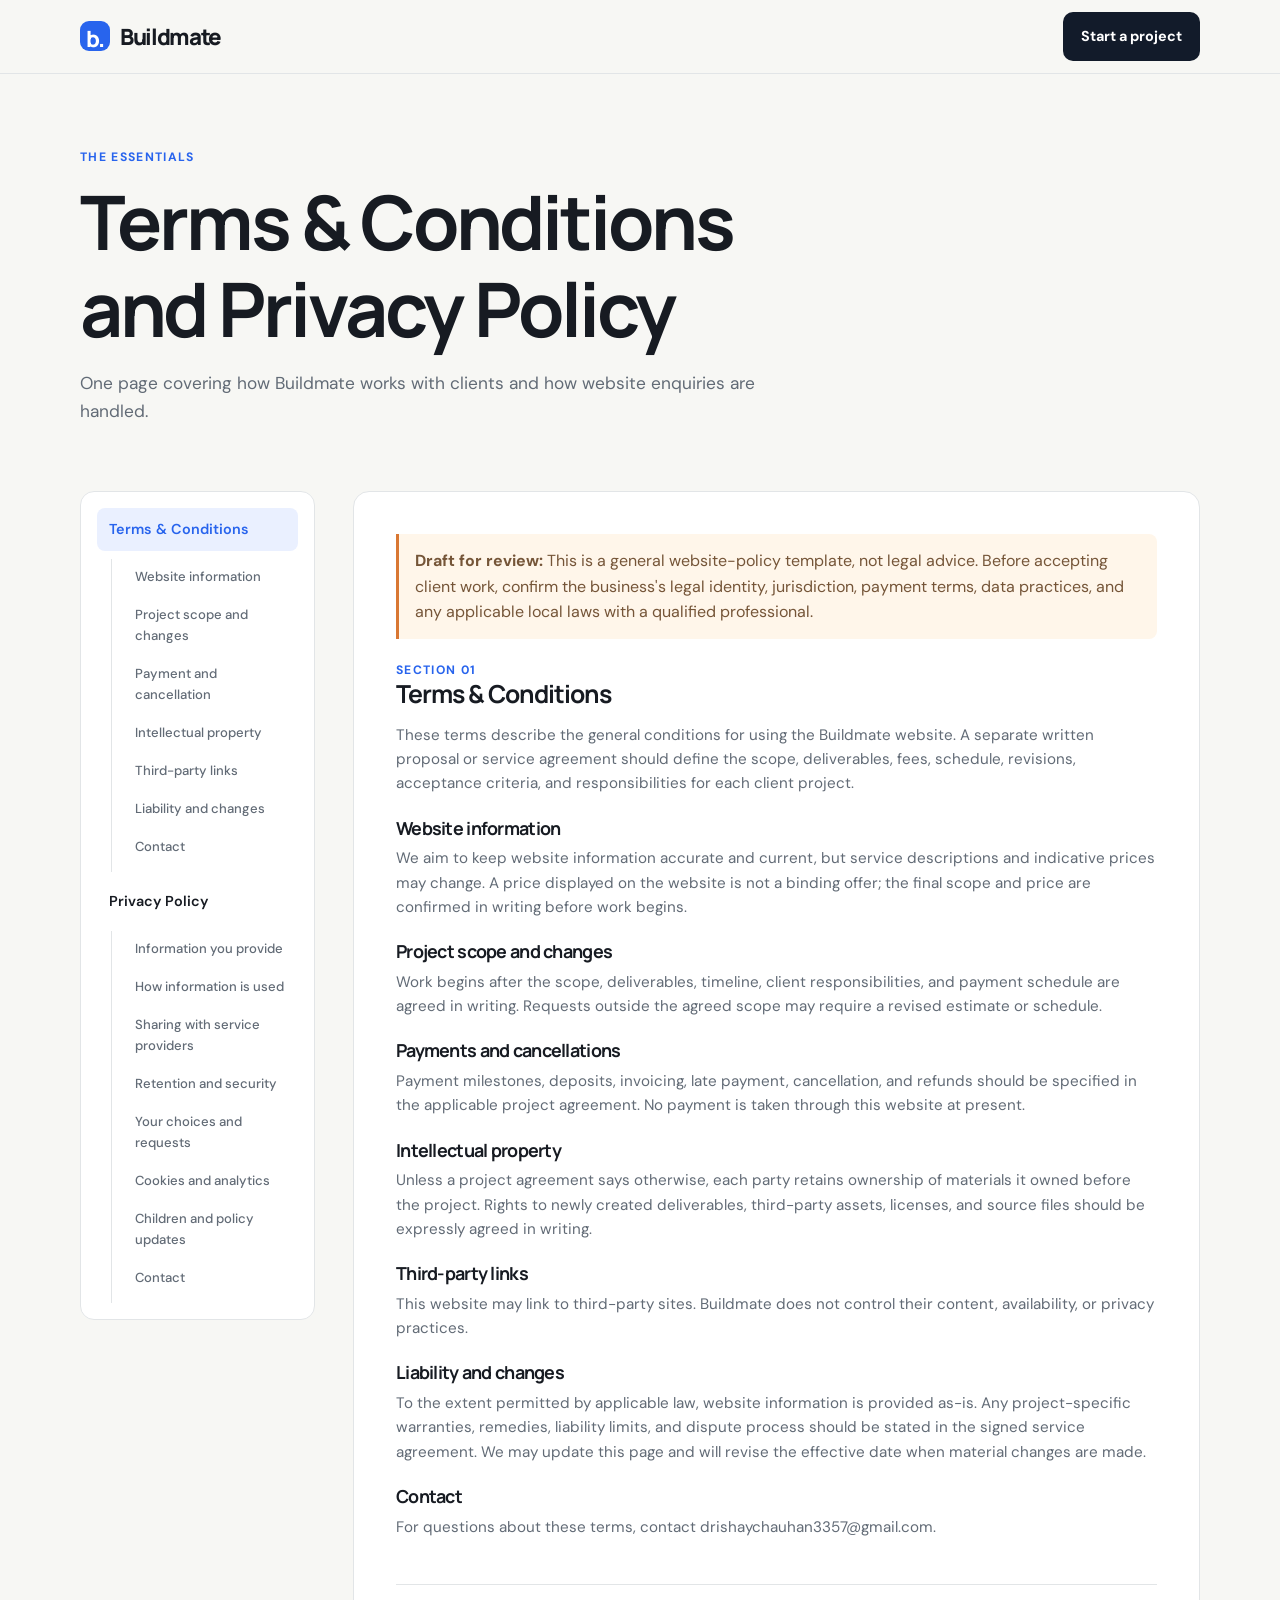
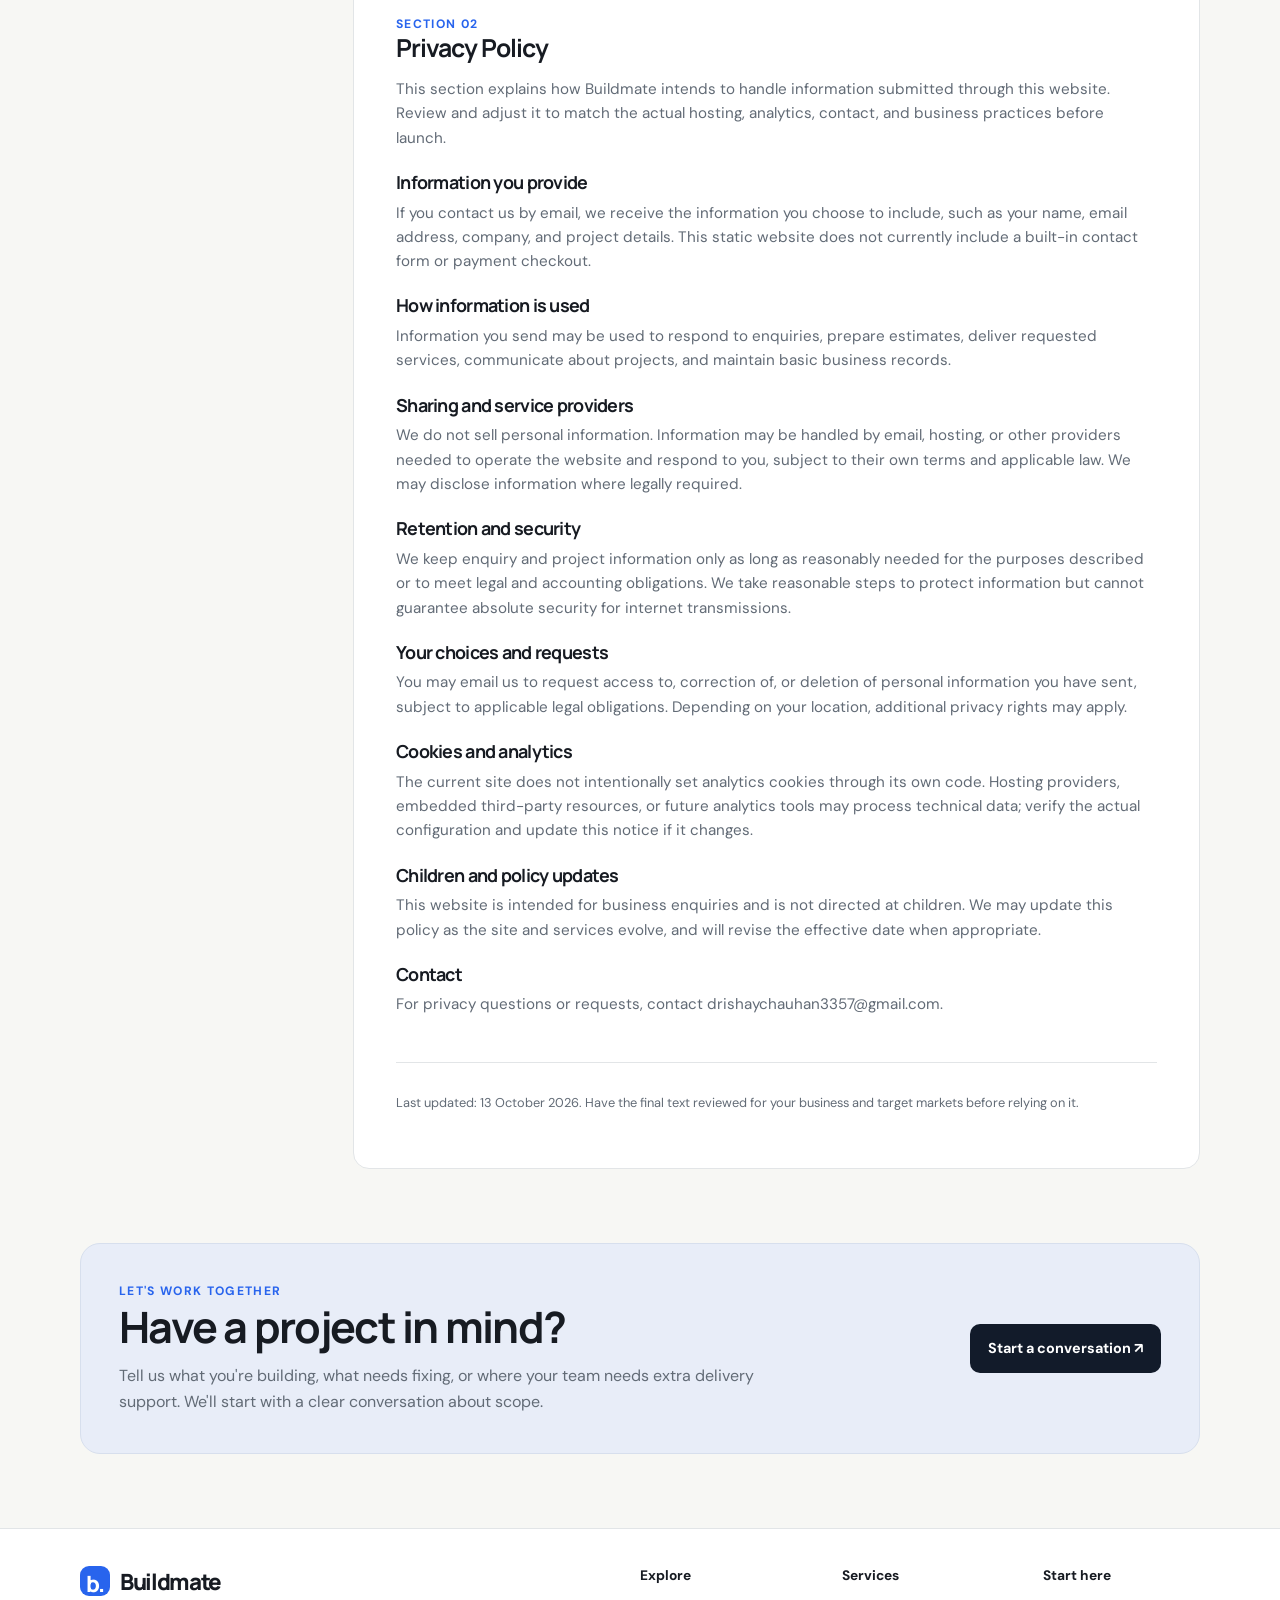
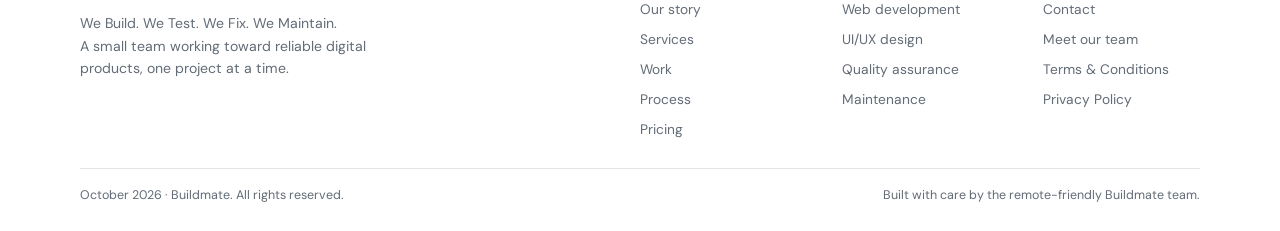
<file: legal.html>
<!doctype html>
<html lang="en"><head><meta charset="utf-8"><meta name="viewport" content="width=device-width, initial-scale=1"><meta name="theme-color" content="#f7f7f4"><meta name="description" content="Buildmate terms and conditions and privacy policy."><title>Terms &amp; Conditions & Privacy Policy – Buildmate</title><link rel="icon" type="image/svg+xml" href="assets/favicon.svg"><link rel="preconnect" href="https://fonts.googleapis.com"><link rel="preconnect" href="https://fonts.gstatic.com" crossorigin><link href="https://fonts.googleapis.com/css2?family=DM+Sans:wght@400;500;600;700&family=Manrope:wght@400;500;600;700;800&display=swap" rel="stylesheet"><link rel="stylesheet" href="assets/css/work.css"><style>.legal-layout{display:grid;grid-template-columns:235px minmax(0,1fr);gap:38px;align-items:start}.legal-sidebar{position:sticky;top:96px;background:#fff;border:1px solid var(--line);border-radius:14px;padding:16px;display:grid;gap:8px}.legal-sidebar a{padding:10px 12px;border-radius:8px;font-weight:600;font-size:.9rem}.legal-sidebar a.active,.legal-sidebar a:hover{background:#eaf0ff;color:var(--blue)}.legal-content{background:#fff;border:1px solid var(--line);border-radius:16px;padding:clamp(22px,4vw,42px);min-width:0}.legal-content section{padding:0 0 30px;margin-bottom:30px;border-bottom:1px solid var(--line);scroll-margin-top:100px}.legal-content section:last-child{border-bottom:0;margin-bottom:0}.legal-content h2{font-size:1.55rem;margin-bottom:14px}.legal-content h3{margin-top:22px}.legal-content p,.legal-content li{font-size:.95rem}.legal-content ul{padding-left:22px}.draft-warning{background:#fff6ea;border-left:3px solid var(--orange);padding:14px 16px;border-radius:0 8px 8px 0;color:#755538;margin-bottom:22px}@media(max-width:720px){.legal-layout{grid-template-columns:1fr;gap:16px}.legal-sidebar{position:static;grid-template-columns:repeat(2,minmax(0,1fr))}.legal-content{padding:20px}}.legal-subnav{display:grid;gap:3px;padding:0 0 8px 14px;border-left:1px solid var(--line);margin-left:14px}.legal-sidebar .legal-child{font-weight:500;font-size:.82rem;padding:7px 9px;color:var(--muted)}.legal-sidebar .legal-child.active,.legal-sidebar .legal-child:hover{background:#eaf0ff;color:var(--blue)}@media(max-width:720px){.legal-sidebar{grid-template-columns:1fr}.legal-subnav{margin-bottom:8px}}</style></head>
<body><header class="topbar"><div class="wrap nav"><a class="brand" href="index.html#home" aria-label="Buildmate home"><span class="brand-mark">b.</span>Buildmate</a><a class="btn btn-dark" href="#contact">Start a project</a></div></header>
<main><section class="hero"><div class="wrap"><div class="eyebrow">The essentials</div><h1>Terms &amp; Conditions<br>and Privacy Policy</h1><p>One page covering how Buildmate works with clients and how website enquiries are handled.</p></div></section>
<section class="section" style="padding-top:0"><div class="wrap legal-layout"><aside class="legal-sidebar" aria-label="Legal page table of contents"><a href="#terms" class="active legal-parent" data-parent="terms">Terms &amp; Conditions</a><div class="legal-subnav"><a href="#website-information" class="legal-child" data-parent="terms">Website information</a><a href="#project-scope" class="legal-child" data-parent="terms">Project scope and changes</a><a href="#payments-cancellations" class="legal-child" data-parent="terms">Payment and cancellation</a><a href="#intellectual-property" class="legal-child" data-parent="terms">Intellectual property</a><a href="#third-party-links" class="legal-child" data-parent="terms">Third-party links</a><a href="#liability-changes" class="legal-child" data-parent="terms">Liability and changes</a><a href="#terms-contact" class="legal-child" data-parent="terms">Contact</a></div><a href="#privacy" class="legal-parent" data-parent="privacy">Privacy Policy</a><div class="legal-subnav"><a href="#information-provided" class="legal-child" data-parent="privacy">Information you provide</a><a href="#information-use" class="legal-child" data-parent="privacy">How information is used</a><a href="#service-providers" class="legal-child" data-parent="privacy">Sharing with service providers</a><a href="#retention-security" class="legal-child" data-parent="privacy">Retention and security</a><a href="#choices-requests" class="legal-child" data-parent="privacy">Your choices and requests</a><a href="#cookies-analytics" class="legal-child" data-parent="privacy">Cookies and analytics</a><a href="#children-updates" class="legal-child" data-parent="privacy">Children and policy updates</a><a href="#privacy-contact" class="legal-child" data-parent="privacy">Contact</a></div></aside><div class="legal-content"><div class="draft-warning"><strong>Draft for review:</strong> This is a general website-policy template, not legal advice. Before accepting client work, confirm the business's legal identity, jurisdiction, payment terms, data practices, and any applicable local laws with a qualified professional.</div>
<section id="terms"><div class="eyebrow">Section 01</div><h2>Terms &amp; Conditions</h2><p>These terms describe the general conditions for using the Buildmate website. A separate written proposal or service agreement should define the scope, deliverables, fees, schedule, revisions, acceptance criteria, and responsibilities for each client project.</p><h3 id="website-information">Website information</h3><p>We aim to keep website information accurate and current, but service descriptions and indicative prices may change. A price displayed on the website is not a binding offer; the final scope and price are confirmed in writing before work begins.</p><h3 id="project-scope">Project scope and changes</h3><p>Work begins after the scope, deliverables, timeline, client responsibilities, and payment schedule are agreed in writing. Requests outside the agreed scope may require a revised estimate or schedule.</p><h3 id="payments-cancellations">Payments and cancellations</h3><p>Payment milestones, deposits, invoicing, late payment, cancellation, and refunds should be specified in the applicable project agreement. No payment is taken through this website at present.</p><h3 id="intellectual-property">Intellectual property</h3><p>Unless a project agreement says otherwise, each party retains ownership of materials it owned before the project. Rights to newly created deliverables, third-party assets, licenses, and source files should be expressly agreed in writing.</p><h3 id="third-party-links">Third-party links</h3><p>This website may link to third-party sites. Buildmate does not control their content, availability, or privacy practices.</p><h3 id="liability-changes">Liability and changes</h3><p>To the extent permitted by applicable law, website information is provided as-is. Any project-specific warranties, remedies, liability limits, and dispute process should be stated in the signed service agreement. We may update this page and will revise the effective date when material changes are made.</p><h3 id="terms-contact">Contact</h3><p>For questions about these terms, contact <a href="https://mail.google.com/mail/?view=cm&amp;fs=1&amp;to=drishaychauhan3357@gmail.com&amp;su=Buildmate%20legal%20enquiry" target="_blank" rel="noopener">drishaychauhan3357@gmail.com</a>.</p></section>
<section id="privacy"><div class="eyebrow">Section 02</div><h2>Privacy Policy</h2><p>This section explains how Buildmate intends to handle information submitted through this website. Review and adjust it to match the actual hosting, analytics, contact, and business practices before launch.</p><h3 id="information-provided">Information you provide</h3><p>If you contact us by email, we receive the information you choose to include, such as your name, email address, company, and project details. This static website does not currently include a built-in contact form or payment checkout.</p><h3 id="information-use">How information is used</h3><p>Information you send may be used to respond to enquiries, prepare estimates, deliver requested services, communicate about projects, and maintain basic business records.</p><h3 id="service-providers">Sharing and service providers</h3><p>We do not sell personal information. Information may be handled by email, hosting, or other providers needed to operate the website and respond to you, subject to their own terms and applicable law. We may disclose information where legally required.</p><h3 id="retention-security">Retention and security</h3><p>We keep enquiry and project information only as long as reasonably needed for the purposes described or to meet legal and accounting obligations. We take reasonable steps to protect information but cannot guarantee absolute security for internet transmissions.</p><h3 id="choices-requests">Your choices and requests</h3><p>You may email us to request access to, correction of, or deletion of personal information you have sent, subject to applicable legal obligations. Depending on your location, additional privacy rights may apply.</p><h3 id="cookies-analytics">Cookies and analytics</h3><p>The current site does not intentionally set analytics cookies through its own code. Hosting providers, embedded third-party resources, or future analytics tools may process technical data; verify the actual configuration and update this notice if it changes.</p><h3 id="children-updates">Children and policy updates</h3><p>This website is intended for business enquiries and is not directed at children. We may update this policy as the site and services evolve, and will revise the effective date when appropriate.</p><h3 id="privacy-contact">Contact</h3><p>For privacy questions or requests, contact <a href="https://mail.google.com/mail/?view=cm&amp;fs=1&amp;to=drishaychauhan3357@gmail.com&amp;su=Buildmate%20privacy%20request" target="_blank" rel="noopener">drishaychauhan3357@gmail.com</a>.</p></section><p style="font-size:.8rem;color:var(--muted)">Last updated: 13 October 2026. Have the final text reviewed for your business and target markets before relying on it.</p></div></div></section><section class="cta" id="contact"><div class="wrap"><div class="cta-panel"><div><div class="eyebrow">Let's work together</div><h2>Have a project in mind?</h2><p>Tell us what you're building, what needs fixing, or where your team needs extra delivery support. We'll start with a clear conversation about scope.</p></div><a class="btn btn-dark" href="https://mail.google.com/mail/?view=cm&amp;fs=1&amp;to=drishaychauhan3357@gmail.com&amp;su=Buildmate%20project%20enquiry" target="_blank" rel="noopener">Start a conversation ↗</a></div></div></section>
</main>
<footer class="footer">
  <div class="wrap">
    <div class="footer-top">
      <div class="footer-about"><a class="brand" href="index.html#home"><span class="brand-mark">b.</span>Buildmate</a><p>We Build. We Test. We Fix. We Maintain.<br>A small team working toward reliable digital products, one project at a time.</p></div>
      <div class="footer-links">
        <div><strong>Explore</strong><a href="index.html#story">Our story</a><a href="index.html#services">Services</a><a href="index.html#work">Work</a><a href="index.html#process">Process</a><a href="index.html#pricing">Pricing</a></div>
        <div><strong>Services</strong><a href="index.html#services">Web development</a><a href="index.html#services">UI/UX design</a><a href="index.html#services">Quality assurance</a><a href="index.html#services">Maintenance</a></div>
        <div><strong>Start here</strong><a href="#contact">Contact</a><a href="team.html" target="_blank" rel="noopener">Meet our team</a><a href="legal.html" target="_blank" rel="noopener">Terms &amp; Conditions</a><a href="legal.html#privacy" target="_blank" rel="noopener">Privacy Policy</a></div>
      </div>
    </div>
    <div class="footer-bottom"><span>October 2026 · Buildmate. All rights reserved.</span><span>Built with care by the remote-friendly Buildmate team.</span></div>
  </div>
</footer><script>
const year = document.getElementById('year');
if (year) year.textContent = new Date().getFullYear();
const privacySection = document.getElementById('privacy');
const tocLinks = [...document.querySelectorAll('.legal-sidebar a')];
const marker = 180;

function updateLegalToc() {
  if (!privacySection) return;
  const currentParent = privacySection.getBoundingClientRect().top <= marker ? 'privacy' : 'terms';

  tocLinks.forEach(link => {
    if (link.classList.contains('legal-parent')) {
      link.classList.toggle('active', link.dataset.parent === currentParent);
      return;
    }
    if (!link.classList.contains('legal-child') || link.dataset.parent !== currentParent) {
      link.classList.remove('active');
      return;
    }
    const target = document.getElementById(link.hash.slice(1));
    link.classList.remove('active');
  });

  const children = tocLinks.filter(link =>
    link.classList.contains('legal-child') && link.dataset.parent === currentParent
  );
  let currentChild = null;
  children.forEach(link => {
    const target = document.getElementById(link.hash.slice(1));
    if (target && target.getBoundingClientRect().top <= marker) currentChild = link;
  });
  if (currentChild) currentChild.classList.add('active');
}

window.addEventListener('scroll', updateLegalToc, { passive: true });
window.addEventListener('resize', updateLegalToc);
tocLinks.forEach(link => link.addEventListener('click', () => {
  if (link.classList.contains('legal-parent')) {
    tocLinks.filter(item => item.classList.contains('legal-parent'))
      .forEach(item => item.classList.toggle('active', item === link));
  }
}));
updateLegalToc();
</script><script src="assets/js/work.js" defer></script></body></html>
</file>
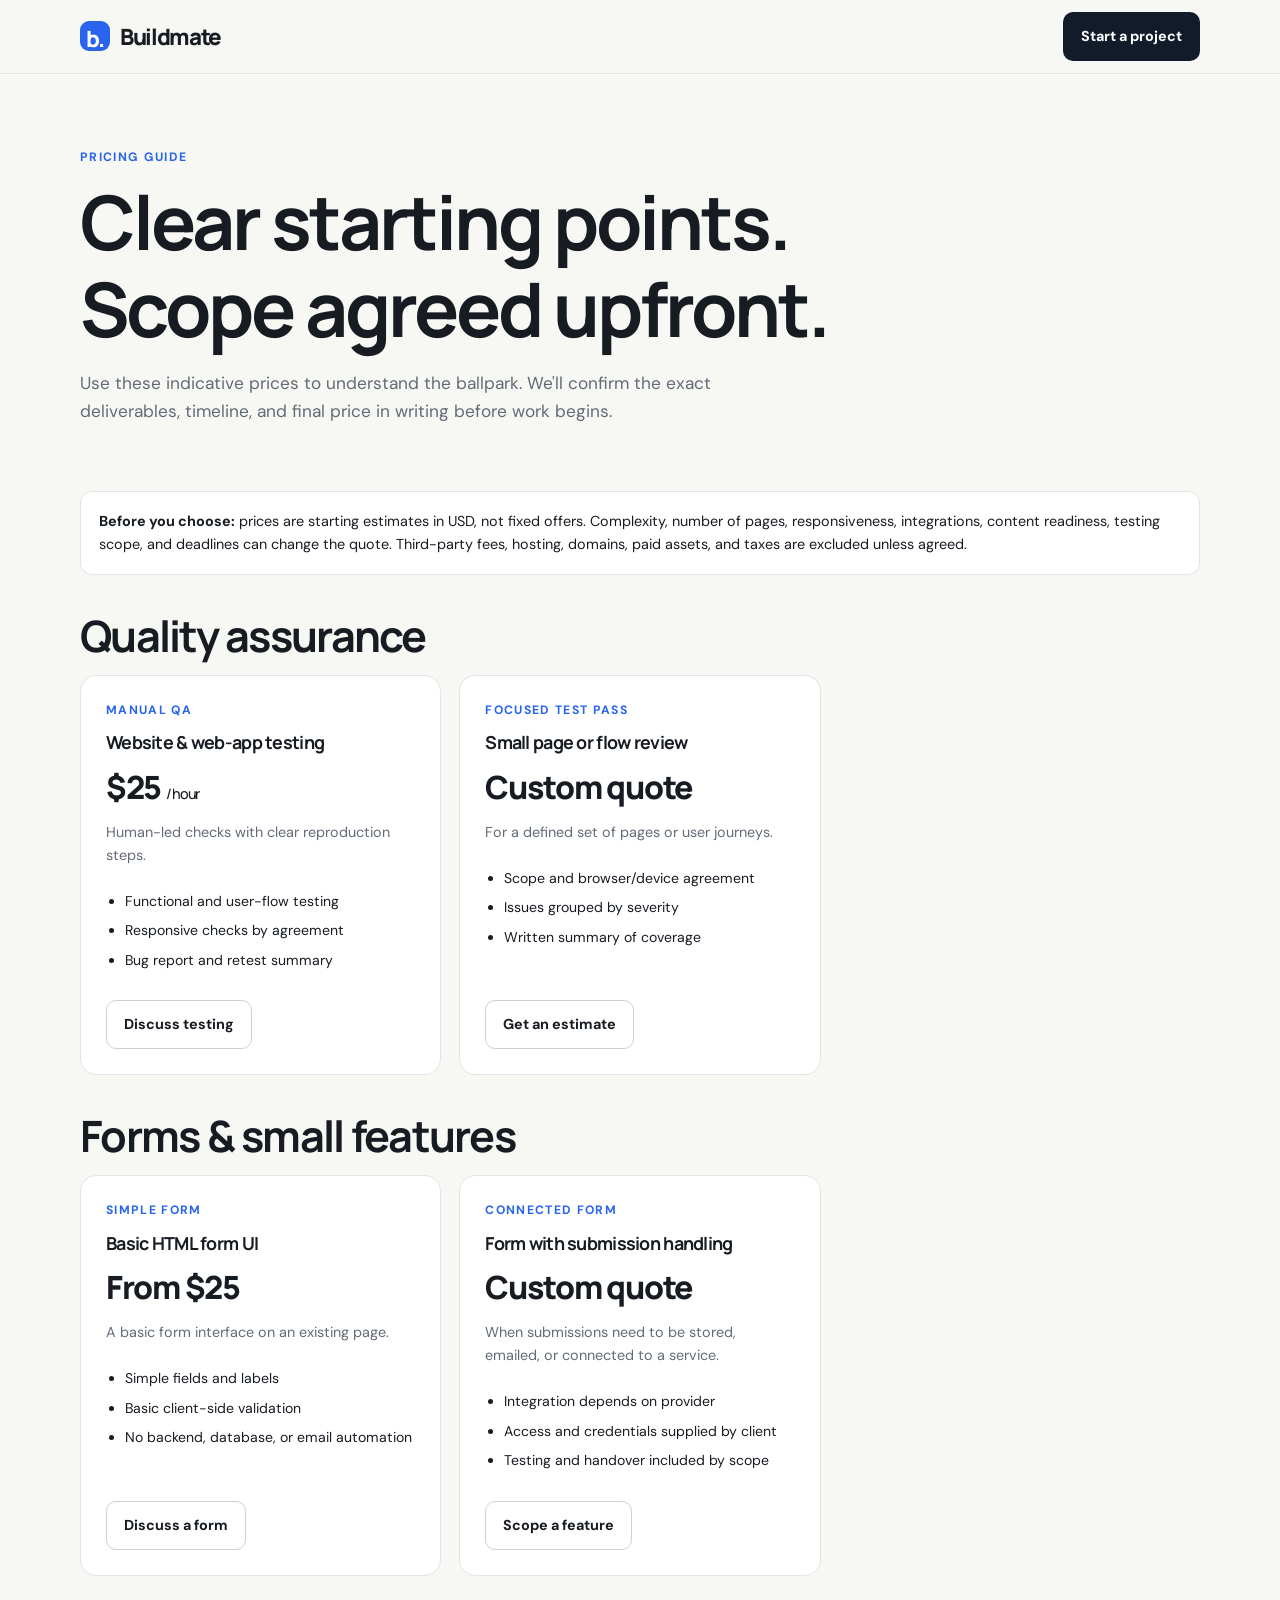
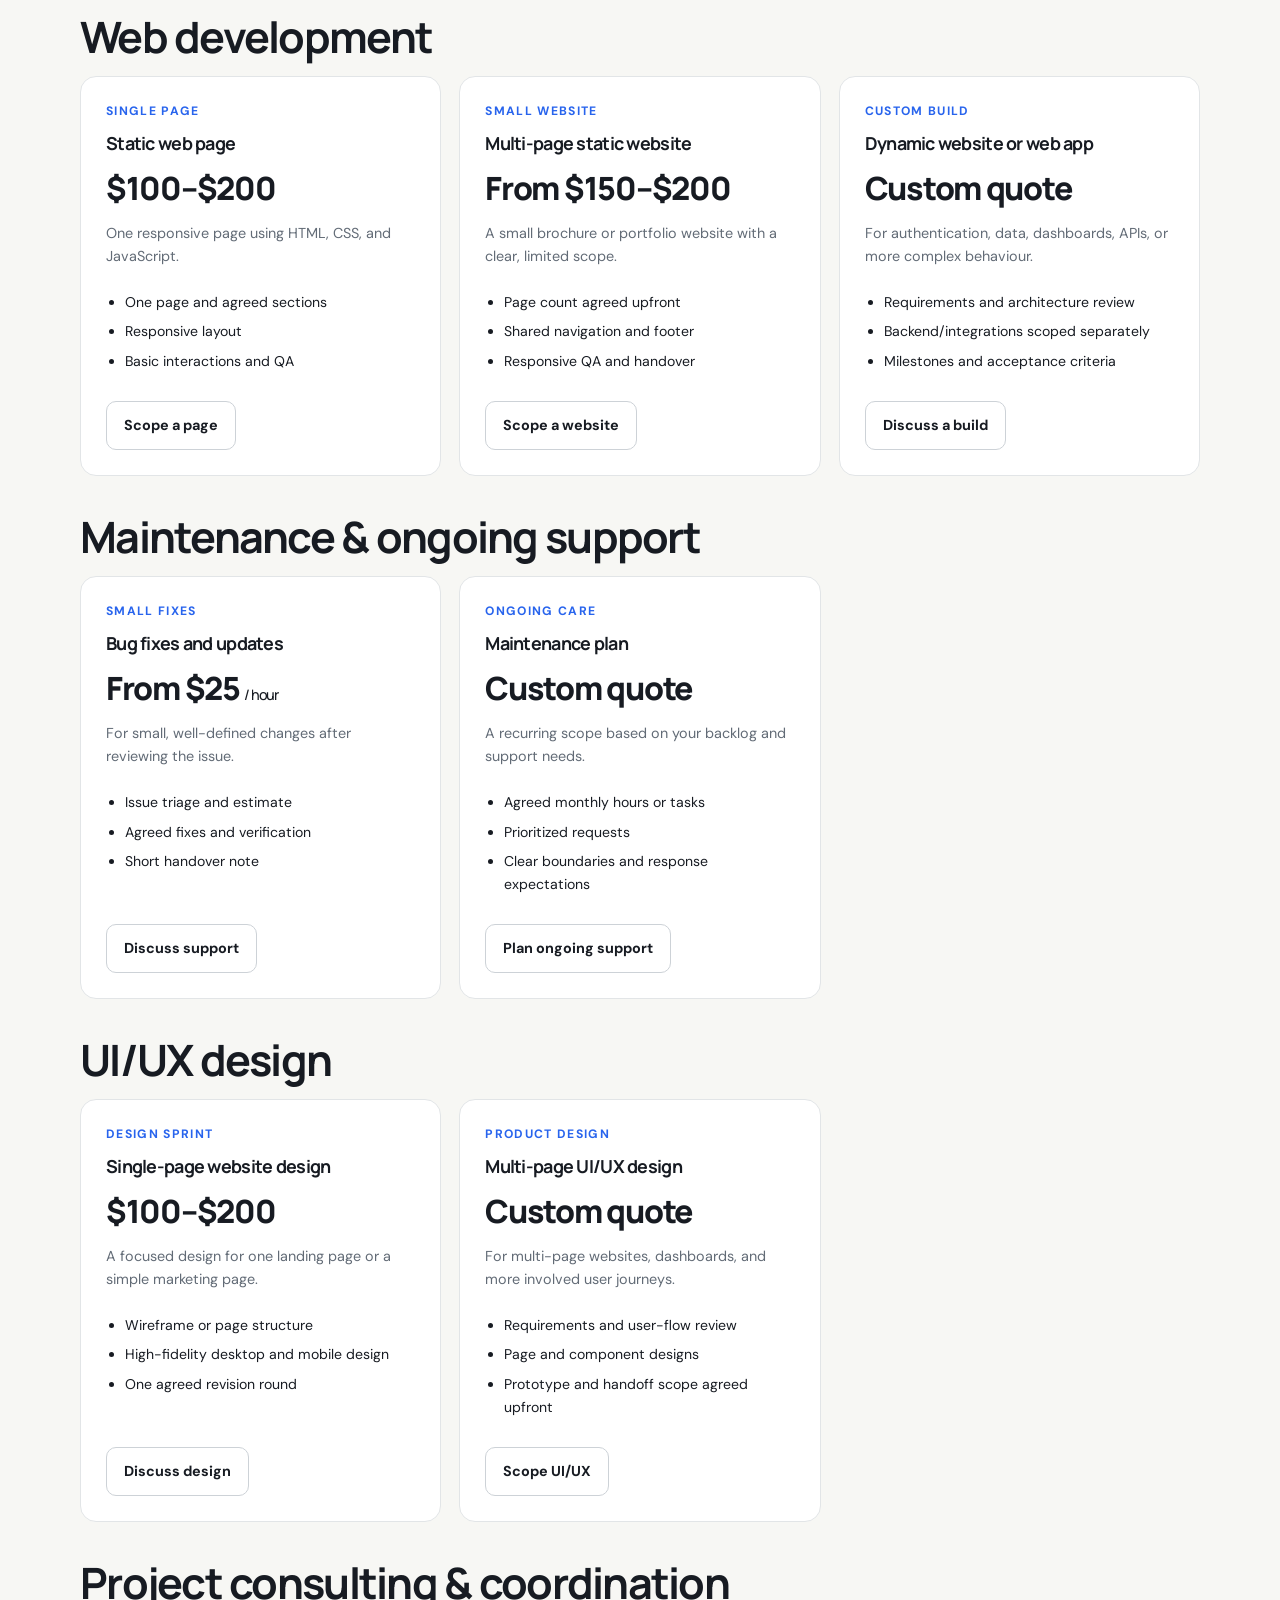
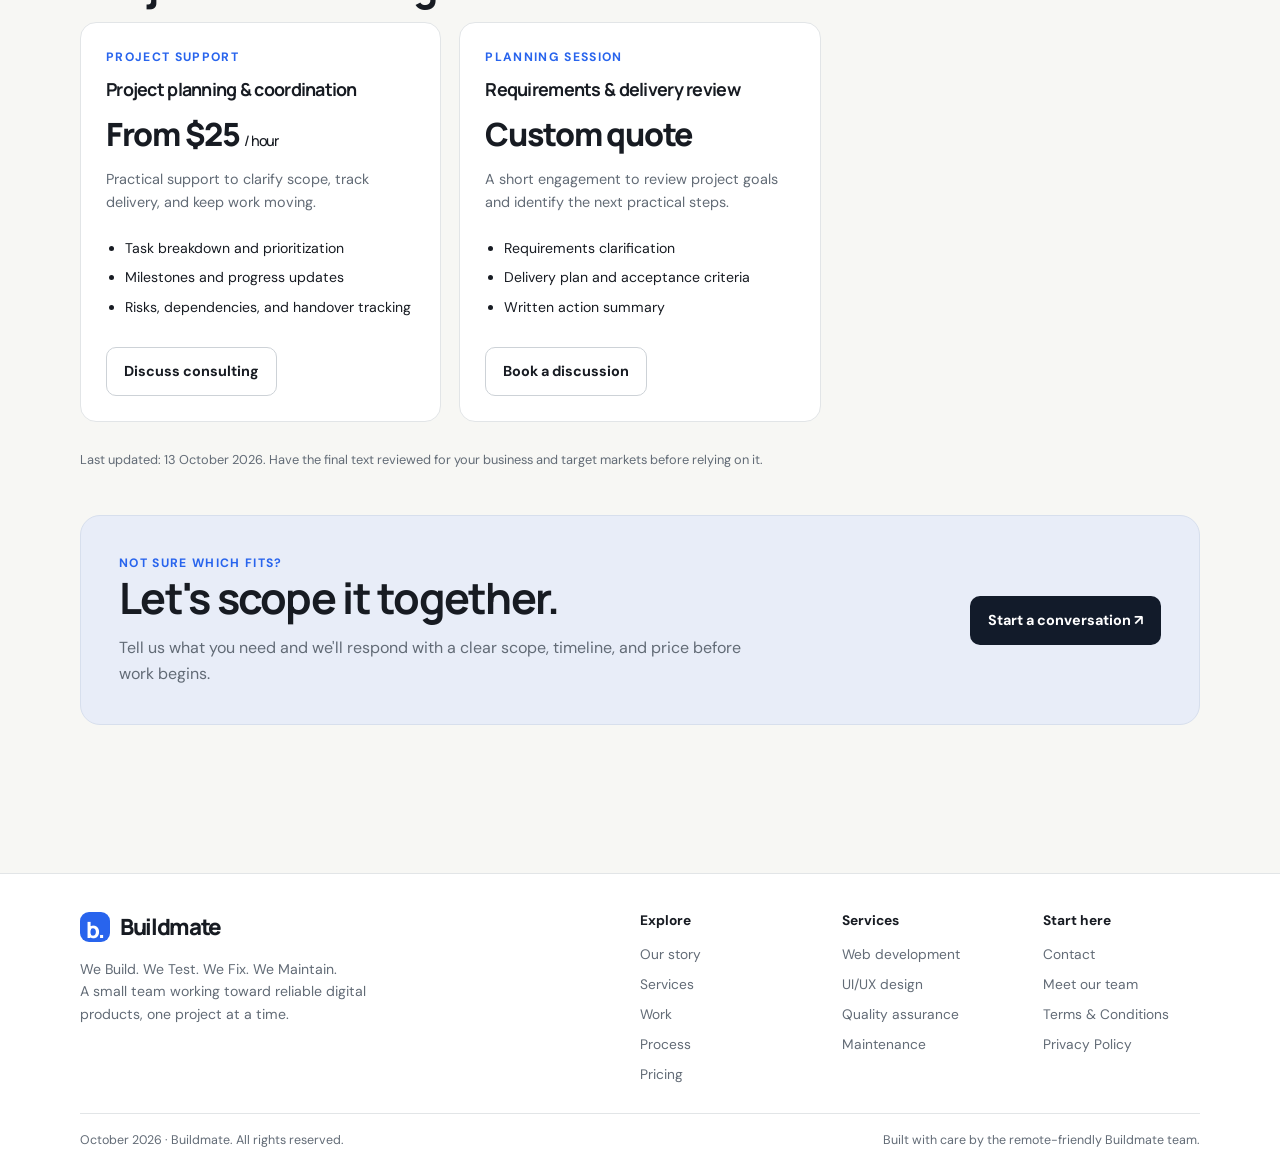
<file: prices.html>
<!doctype html>
<html lang="en"><head><meta charset="utf-8"><meta name="viewport" content="width=device-width, initial-scale=1"><meta name="theme-color" content="#f7f7f4"><meta name="description" content="Indicative Buildmate pricing for manual QA, forms, static pages, and custom website work."><title>Price Plans – Buildmate</title><link rel="icon" type="image/svg+xml" href="assets/favicon.svg"><link rel="preconnect" href="https://fonts.googleapis.com"><link rel="preconnect" href="https://fonts.gstatic.com" crossorigin><link href="https://fonts.googleapis.com/css2?family=DM+Sans:wght@400;500;600;700&family=Manrope:wght@400;500;600;700;800&display=swap" rel="stylesheet"><link rel="stylesheet" href="assets/css/work.css"><style>.price-grid{display:grid;grid-template-columns:repeat(3,minmax(0,1fr));gap:18px}.plan{display:flex;flex-direction:column;align-items:flex-start;background:#fff;border:1px solid var(--line);border-radius:16px;padding:25px;min-height:300px;transition:border-color .2s,box-shadow .2s,transform .2s}.plan:hover,.plan:focus-within{border-color:var(--blue);box-shadow:0 12px 30px #2864ed12;transform:translateY(-3px)}.plan .eyebrow{margin-bottom:12px}.plan-price{font:800 2rem Manrope,sans-serif;letter-spacing:-.04em;margin:4px 0}.plan-desc{font-size:.9rem;color:var(--muted);margin:8px 0 16px}.plan ul{padding-left:19px;margin:0 0 22px;font-size:.88rem}.plan li{margin:7px 0}.plan .btn{margin-top:auto}.pricing-notice{border:1px solid var(--line);border-radius:12px;padding:18px;background:#fff;margin-bottom:22px;font-size:.9rem}.price-category{margin:36px 0 14px}@media(max-width:900px){.price-grid{grid-template-columns:repeat(2,minmax(0,1fr))}}@media(max-width:580px){.price-grid{grid-template-columns:1fr}}.plan .btn{border:1px solid #cdd2d7;background:#fff;color:var(--ink);transition:color .18s,background .18s,border-color .18s,transform .18s}.plan .btn:hover,.plan .btn:focus-visible,.plan .btn:active{background:var(--blue);border-color:var(--blue);color:#fff}.plan .btn:hover{transform:translateY(-2px)}</style></head>
<body>
<header class="topbar"><div class="wrap nav"><a class="brand" href="index.html#home" aria-label="Buildmate home"><span class="brand-mark">b.</span>Buildmate</a><a class="btn btn-dark" href="#contact">Start a project</a></div></header>
<main><section class="hero"><div class="wrap"><div class="eyebrow">Pricing guide</div><h1>Clear starting points.<br>Scope agreed upfront.</h1><p>Use these indicative prices to understand the ballpark. We'll confirm the exact deliverables, timeline, and final price in writing before work begins.</p></div></section>
<section class="section" style="padding-top:0"><div class="wrap">
<div class="pricing-notice"><strong>Before you choose:</strong> prices are starting estimates in USD, not fixed offers. Complexity, number of pages, responsiveness, integrations, content readiness, testing scope, and deadlines can change the quote. Third-party fees, hosting, domains, paid assets, and taxes are excluded unless agreed.</div>
<h2 class="price-category">Quality assurance</h2><div class="price-grid">
<article class="plan"><div class="eyebrow">Manual QA</div><h3>Website & web-app testing</h3><div class="plan-price">$25 <span style="font-size:.9rem;font-weight:500">/ hour</span></div><p class="plan-desc">Human-led checks with clear reproduction steps.</p><ul><li>Functional and user-flow testing</li><li>Responsive checks by agreement</li><li>Bug report and retest summary</li></ul><a class="btn btn-outline" href="index.html#contact">Discuss testing</a></article>
<article class="plan"><div class="eyebrow">Focused test pass</div><h3>Small page or flow review</h3><div class="plan-price">Custom quote</div><p class="plan-desc">For a defined set of pages or user journeys.</p><ul><li>Scope and browser/device agreement</li><li>Issues grouped by severity</li><li>Written summary of coverage</li></ul><a class="btn btn-outline" href="index.html#contact">Get an estimate</a></article>
</div>
<h2 class="price-category">Forms & small features</h2><div class="price-grid">
<article class="plan"><div class="eyebrow">Simple form</div><h3>Basic HTML form UI</h3><div class="plan-price">From $25</div><p class="plan-desc">A basic form interface on an existing page.</p><ul><li>Simple fields and labels</li><li>Basic client-side validation</li><li>No backend, database, or email automation</li></ul><a class="btn btn-outline" href="index.html#contact">Discuss a form</a></article>
<article class="plan"><div class="eyebrow">Connected form</div><h3>Form with submission handling</h3><div class="plan-price">Custom quote</div><p class="plan-desc">When submissions need to be stored, emailed, or connected to a service.</p><ul><li>Integration depends on provider</li><li>Access and credentials supplied by client</li><li>Testing and handover included by scope</li></ul><a class="btn btn-outline" href="index.html#contact">Scope a feature</a></article>
</div>
<h2 class="price-category">Web development</h2><div class="price-grid">
<article class="plan"><div class="eyebrow">Single page</div><h3>Static web page</h3><div class="plan-price">$100–$200</div><p class="plan-desc">One responsive page using HTML, CSS, and JavaScript.</p><ul><li>One page and agreed sections</li><li>Responsive layout</li><li>Basic interactions and QA</li></ul><a class="btn btn-outline" href="index.html#contact">Scope a page</a></article>
<article class="plan"><div class="eyebrow">Small website</div><h3>Multi-page static website</h3><div class="plan-price">From $150–$200</div><p class="plan-desc">A small brochure or portfolio website with a clear, limited scope.</p><ul><li>Page count agreed upfront</li><li>Shared navigation and footer</li><li>Responsive QA and handover</li></ul><a class="btn btn-outline" href="index.html#contact">Scope a website</a></article>
<article class="plan"><div class="eyebrow">Custom build</div><h3>Dynamic website or web app</h3><div class="plan-price">Custom quote</div><p class="plan-desc">For authentication, data, dashboards, APIs, or more complex behaviour.</p><ul><li>Requirements and architecture review</li><li>Backend/integrations scoped separately</li><li>Milestones and acceptance criteria</li></ul><a class="btn btn-outline" href="index.html#contact">Discuss a build</a></article>
</div>
<h2 class="price-category">Maintenance & ongoing support</h2><div class="price-grid">
<article class="plan"><div class="eyebrow">Small fixes</div><h3>Bug fixes and updates</h3><div class="plan-price">From $25 <span style="font-size:.9rem;font-weight:500">/ hour</span></div><p class="plan-desc">For small, well-defined changes after reviewing the issue.</p><ul><li>Issue triage and estimate</li><li>Agreed fixes and verification</li><li>Short handover note</li></ul><a class="btn btn-outline" href="index.html#contact">Discuss support</a></article>
<article class="plan"><div class="eyebrow">Ongoing care</div><h3>Maintenance plan</h3><div class="plan-price">Custom quote</div><p class="plan-desc">A recurring scope based on your backlog and support needs.</p><ul><li>Agreed monthly hours or tasks</li><li>Prioritized requests</li><li>Clear boundaries and response expectations</li></ul><a class="btn btn-outline" href="index.html#contact">Plan ongoing support</a></article>
</div>
<h2 class="price-category">UI/UX design</h2><div class="price-grid">
<article class="plan"><div class="eyebrow">Design sprint</div><h3>Single-page website design</h3><div class="plan-price">$100–$200</div><p class="plan-desc">A focused design for one landing page or a simple marketing page.</p><ul><li>Wireframe or page structure</li><li>High-fidelity desktop and mobile design</li><li>One agreed revision round</li></ul><a class="btn btn-outline" href="#contact">Discuss design</a></article>
<article class="plan"><div class="eyebrow">Product design</div><h3>Multi-page UI/UX design</h3><div class="plan-price">Custom quote</div><p class="plan-desc">For multi-page websites, dashboards, and more involved user journeys.</p><ul><li>Requirements and user-flow review</li><li>Page and component designs</li><li>Prototype and handoff scope agreed upfront</li></ul><a class="btn btn-outline" href="#contact">Scope UI/UX</a></article>
</div>
<h2 class="price-category">Project consulting & coordination</h2><div class="price-grid">
<article class="plan"><div class="eyebrow">Project support</div><h3>Project planning & coordination</h3><div class="plan-price">From $25 <span style="font-size:.9rem;font-weight:500">/ hour</span></div><p class="plan-desc">Practical support to clarify scope, track delivery, and keep work moving.</p><ul><li>Task breakdown and prioritization</li><li>Milestones and progress updates</li><li>Risks, dependencies, and handover tracking</li></ul><a class="btn btn-outline" href="#contact">Discuss consulting</a></article>
<article class="plan"><div class="eyebrow">Planning session</div><h3>Requirements & delivery review</h3><div class="plan-price">Custom quote</div><p class="plan-desc">A short engagement to review project goals and identify the next practical steps.</p><ul><li>Requirements clarification</li><li>Delivery plan and acceptance criteria</li><li>Written action summary</li></ul><a class="btn btn-outline" href="#contact">Book a discussion</a></article>
</div>
<p style="font-size:.8rem;color:var(--muted);margin-top:28px">Last updated: 13 October 2026. Have the final text reviewed for your business and target markets before relying on it.</p>
<div class="cta" id="contact" style="margin-top:44px"><div class="cta-panel"><div><div class="eyebrow">Not sure which fits?</div><h2>Let's scope it together.</h2><p>Tell us what you need and we'll respond with a clear scope, timeline, and price before work begins.</p></div><a class="btn btn-dark" href="https://mail.google.com/mail/?view=cm&amp;fs=1&amp;to=drishaychauhan3357@gmail.com&amp;su=Buildmate%20project%20enquiry" target="_blank" rel="noopener">Start a conversation ↗</a></div></div>
</div></section></main>
<footer class="footer"><div class="wrap"><div class="footer-top"><div class="footer-about"><a class="brand" href="index.html#home"><span class="brand-mark">b.</span>Buildmate</a><p>We Build. We Test. We Fix. We Maintain.<br>A small team working toward reliable digital products, one project at a time.</p></div><div class="footer-links"><div><strong>Explore</strong><a href="index.html#story">Our story</a><a href="index.html#services">Services</a><a href="index.html#work">Work</a><a href="index.html#process">Process</a><a href="index.html#pricing">Pricing</a></div><div><strong>Services</strong><a href="index.html#services">Web development</a><a href="index.html#services">UI/UX design</a><a href="index.html#services">Quality assurance</a><a href="index.html#services">Maintenance</a></div><div><strong>Start here</strong><a href="#contact">Contact</a><a href="team.html">Meet our team</a><a href="legal.html" target="_blank" rel="noopener">Terms &amp; Conditions</a><a href="legal.html#privacy" target="_blank" rel="noopener">Privacy Policy</a></div></div></div><div class="footer-bottom"><span>October 2026 · Buildmate. All rights reserved.</span><span>Built with care by the remote-friendly Buildmate team.</span></div></div></footer><script>document.getElementById('year').textContent=new Date().getFullYear();</script><script src="assets/js/work.js" defer></script></body></html>
</file>
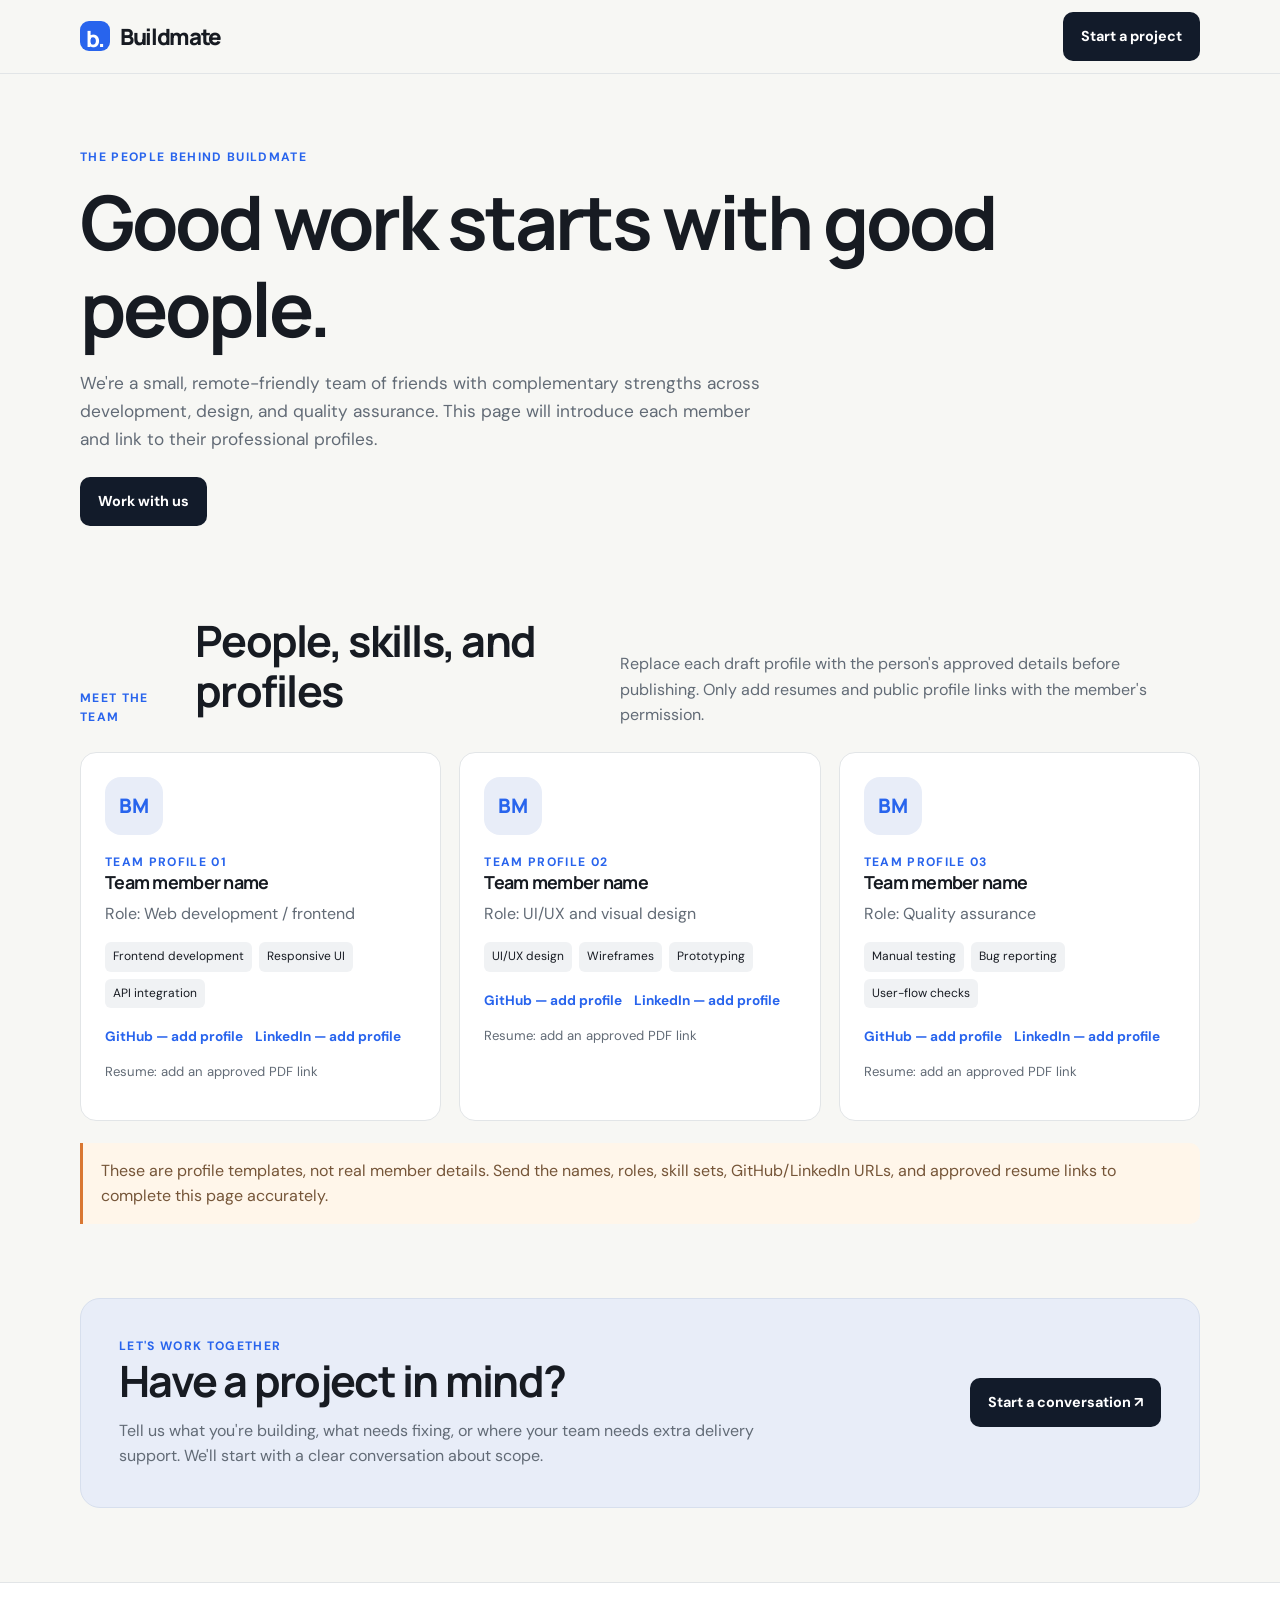
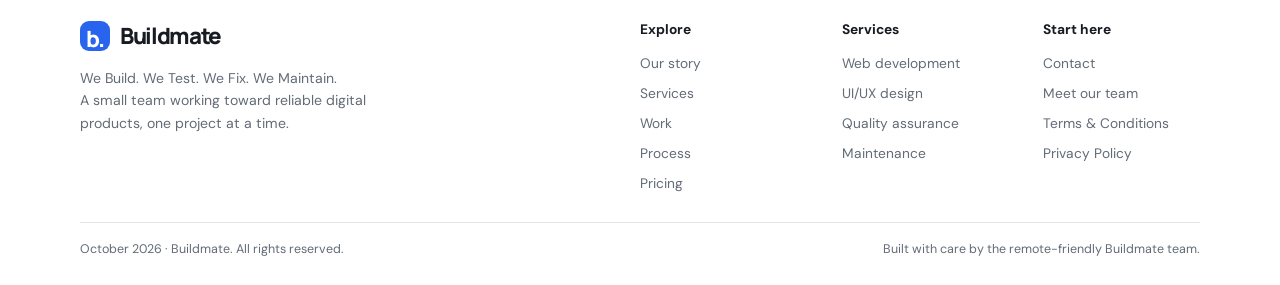
<file: team.html>
<!doctype html>
<html lang="en"><head><meta charset="utf-8"><meta name="viewport" content="width=device-width, initial-scale=1"><meta name="theme-color" content="#f7f7f4"><meta name="description" content="Meet the Buildmate team and explore each member's skills and professional profiles."><title>Meet the Team – Buildmate</title><link rel="icon" type="image/svg+xml" href="assets/favicon.svg"><link rel="preconnect" href="https://fonts.googleapis.com"><link rel="preconnect" href="https://fonts.gstatic.com" crossorigin><link href="https://fonts.googleapis.com/css2?family=DM+Sans:wght@400;500;600;700&family=Manrope:wght@400;500;600;700;800&display=swap" rel="stylesheet"><link rel="stylesheet" href="assets/css/work.css"><style>.team-grid{display:grid;grid-template-columns:repeat(3,minmax(0,1fr));gap:18px}.team-card{background:#fff;border:1px solid var(--line);border-radius:16px;padding:24px}.avatar{width:58px;height:58px;border-radius:16px;background:#e8edf8;color:var(--blue);display:grid;place-items:center;font:800 1.25rem Manrope,sans-serif;margin-bottom:18px}.skill-list{display:flex;flex-wrap:wrap;gap:7px;margin:14px 0 18px}.skill{background:#f0f2f4;border-radius:6px;padding:5px 8px;font-size:.75rem}.profile-links{display:flex;flex-wrap:wrap;gap:12px;font-size:.85rem;font-weight:700;color:var(--blue)}.team-note{background:#fff6ea;border-left:3px solid var(--orange);padding:15px 18px;border-radius:0 10px 10px 0;color:#755538;margin-top:22px}@media(max-width:800px){.team-grid{grid-template-columns:repeat(2,minmax(0,1fr))}}@media(max-width:580px){.team-grid{grid-template-columns:1fr}}</style></head>
<body><header class="topbar"><div class="wrap nav"><a class="brand" href="index.html#home" aria-label="Buildmate home"><span class="brand-mark">b.</span>Buildmate</a><a class="btn btn-dark" href="#contact">Start a project</a></div></header>
<main><section class="hero"><div class="wrap"><div class="eyebrow">The people behind Buildmate</div><h1>Good work starts with good people.</h1><p>We're a small, remote-friendly team of friends with complementary strengths across development, design, and quality assurance. This page will introduce each member and link to their professional profiles.</p><div class="actions"><a class="btn btn-dark" href="#contact">Work with us</a></div></div></section>
<section class="section"><div class="wrap"><div class="section-head"><div class="eyebrow">Meet the team</div><h2>People, skills, and profiles</h2><p>Replace each draft profile with the person's approved details before publishing. Only add resumes and public profile links with the member's permission.</p></div>
<div class="team-grid">
<article class="team-card"><div class="avatar">BM</div><div class="eyebrow">Team profile 01</div><h3>Team member name</h3><p>Role: Web development / frontend</p><div class="skill-list"><span class="skill">Frontend development</span><span class="skill">Responsive UI</span><span class="skill">API integration</span></div><div class="profile-links"><a href="index.html#contact">GitHub — add profile</a><a href="index.html#contact">LinkedIn — add profile</a></div><p style="font-size:.82rem;margin-top:14px">Resume: add an approved PDF link</p></article>
<article class="team-card"><div class="avatar">BM</div><div class="eyebrow">Team profile 02</div><h3>Team member name</h3><p>Role: UI/UX and visual design</p><div class="skill-list"><span class="skill">UI/UX design</span><span class="skill">Wireframes</span><span class="skill">Prototyping</span></div><div class="profile-links"><a href="index.html#contact">GitHub — add profile</a><a href="index.html#contact">LinkedIn — add profile</a></div><p style="font-size:.82rem;margin-top:14px">Resume: add an approved PDF link</p></article>
<article class="team-card"><div class="avatar">BM</div><div class="eyebrow">Team profile 03</div><h3>Team member name</h3><p>Role: Quality assurance</p><div class="skill-list"><span class="skill">Manual testing</span><span class="skill">Bug reporting</span><span class="skill">User-flow checks</span></div><div class="profile-links"><a href="index.html#contact">GitHub — add profile</a><a href="index.html#contact">LinkedIn — add profile</a></div><p style="font-size:.82rem;margin-top:14px">Resume: add an approved PDF link</p></article>
</div><div class="team-note">These are profile templates, not real member details. Send the names, roles, skill sets, GitHub/LinkedIn URLs, and approved resume links to complete this page accurately.</div></div></section><section class="cta" id="contact"><div class="wrap"><div class="cta-panel"><div><div class="eyebrow">Let's work together</div><h2>Have a project in mind?</h2><p>Tell us what you're building, what needs fixing, or where your team needs extra delivery support. We'll start with a clear conversation about scope.</p></div><a class="btn btn-dark" href="https://mail.google.com/mail/?view=cm&amp;fs=1&amp;to=drishaychauhan3357@gmail.com&amp;su=Buildmate%20project%20enquiry" target="_blank" rel="noopener">Start a conversation ↗</a></div></div></section>
</main>
<footer class="footer">
  <div class="wrap">
    <div class="footer-top">
      <div class="footer-about"><a class="brand" href="index.html#home"><span class="brand-mark">b.</span>Buildmate</a><p>We Build. We Test. We Fix. We Maintain.<br>A small team working toward reliable digital products, one project at a time.</p></div>
      <div class="footer-links">
        <div><strong>Explore</strong><a href="index.html#story">Our story</a><a href="index.html#services">Services</a><a href="index.html#work">Work</a><a href="index.html#process">Process</a><a href="index.html#pricing">Pricing</a></div>
        <div><strong>Services</strong><a href="index.html#services">Web development</a><a href="index.html#services">UI/UX design</a><a href="index.html#services">Quality assurance</a><a href="index.html#services">Maintenance</a></div>
        <div><strong>Start here</strong><a href="#contact">Contact</a><a href="team.html" target="_blank" rel="noopener">Meet our team</a><a href="legal.html" target="_blank" rel="noopener">Terms &amp; Conditions</a><a href="legal.html#privacy" target="_blank" rel="noopener">Privacy Policy</a></div>
      </div>
    </div>
    <div class="footer-bottom"><span>October 2026 · Buildmate. All rights reserved.</span><span>Built with care by the remote-friendly Buildmate team.</span></div>
  </div>
</footer><script>document.getElementById('year').textContent=new Date().getFullYear();</script><script src="assets/js/work.js" defer></script></body></html>
</file>
<file: assets/css/work.css>
:root{--ink:#171b22;--muted:#626b76;--paper:#f7f7f4;--white:#fff;--line:#e2e5e7;--blue:#2864ed;--green:#18845d;--orange:#d97732;--navy:#121b2a;--max:1120px}
    *{box-sizing:border-box}html{scroll-behavior:smooth;scroll-padding-top:80px}body{margin:0;background:var(--paper);color:var(--ink);font-family:"DM Sans",sans-serif;line-height:1.6}a{color:inherit;text-decoration:none}h1,h2,h3{font-family:Manrope,sans-serif;letter-spacing:-.04em;line-height:1.15}h1{font-size:clamp(2.7rem,6vw,4.7rem);margin:12px 0 18px}h2{font-size:clamp(1.8rem,4vw,2.7rem);margin:0 0 12px}h3{font-size:1.12rem;margin:0 0 8px}p{color:var(--muted);margin-top:0}.wrap{width:min(var(--max),calc(100% - 40px));margin:auto}.eyebrow{font-size:.76rem;letter-spacing:.11em;text-transform:uppercase;font-weight:700;color:var(--blue)}.topbar{height:74px;display:flex;align-items:center;border-bottom:1px solid var(--line);position:sticky;top:0;z-index:10;background:#f7f7f4ee;backdrop-filter:blur(12px)}.nav{display:flex;align-items:center;justify-content:space-between;gap:24px}.brand{display:inline-flex;align-items:center;gap:10px;font-family:Manrope,sans-serif;font-size:1.4rem;font-weight:800;letter-spacing:-.06em}.brand-mark{width:30px;height:30px;display:grid;place-items:center;background:var(--blue);color:white;border-radius:9px;font-weight:800}.links{display:flex;align-items:center;gap:25px;font-size:.9rem;color:#434b55}.menu-toggle{display:none;background:none;border:0;font-size:1.5rem;padding:8px}.nav-links a:hover{color:var(--blue)}.nav-links a[aria-current="page"]{color:var(--blue);font-weight:700}.btn{display:inline-flex;align-items:center;justify-content:center;gap:8px;padding:12px 17px;border-radius:10px;font-weight:700;font-size:.9rem;border:1px solid transparent}.btn-dark{background:var(--navy);color:white}.btn-outline{border-color:#cdd2d7}.hero{padding:74px 0 48px}.hero p{font-size:1.08rem;max-width:680px}.actions{display:flex;gap:10px;flex-wrap:wrap;margin-top:24px}.filters{display:flex;gap:8px;flex-wrap:wrap;margin:28px 0 0}.filter{padding:8px 13px;border:1px solid var(--line);border-radius:999px;background:white;font-size:.84rem;font-weight:600;cursor:pointer}.filter.active,.filter:hover{background:var(--navy);color:white;border-color:var(--navy)}.section{padding:42px 0 74px}.section-head{display:flex;justify-content:space-between;align-items:end;gap:24px;margin-bottom:24px}.section-head p{max-width:580px;margin-bottom:0}.project-grid{display:grid;grid-template-columns:repeat(3,1fr);gap:16px}.card{border:1px solid var(--line);border-radius:16px;overflow:hidden;background:white}.visual{height:190px;background:#e4e7e7;overflow:hidden}.visual img{width:100%;height:100%;object-fit:cover}.content{padding:20px}.status{font-size:.72rem;letter-spacing:.04em;text-transform:uppercase;font-weight:700;color:var(--green);display:inline-block;margin-bottom:9px}.status.pending{color:#8a5a23}.content p{font-size:.91rem;margin-bottom:13px}.tags{display:flex;flex-wrap:wrap;gap:6px}.tag{font-size:.72rem;background:#f0f2f4;color:#4e5660;border-radius:6px;padding:4px 8px}.notice{padding:15px 17px;background:#fff6ea;border-left:3px solid var(--orange);border-radius:0 9px 9px 0;font-size:.88rem;color:#755538;margin-top:22px}.category{padding-top:44px}.empty{border:1px dashed #c9cfd6;border-radius:14px;padding:23px;color:var(--muted);background:#ffffff80}.cta{padding:0 0 74px}.cta-panel{padding:38px;background:#e8edf8;border:1px solid #d7dfed;border-radius:20px;display:flex;justify-content:space-between;align-items:center;gap:24px}.cta-panel p{margin:0;max-width:640px}.footer{border-top:1px solid var(--line);padding:35px 0 25px;background:#fff}.footer-top{display:flex;align-items:flex-start;justify-content:space-between;gap:35px}.footer-about{max-width:330px}.footer-about p{font-size:.88rem;margin-top:12px}.footer-links{display:grid;grid-template-columns:repeat(3,minmax(0,1fr));column-gap:clamp(22px,3.5vw,48px);min-width:min(560px,60%)}.footer-links div{display:grid;grid-template-rows:repeat(auto-fit,max-content);align-content:start;align-items:start;gap:8px;font-size:.86rem;color:var(--muted)}.footer-links strong{color:var(--ink);margin-bottom:4px}.footer-bottom{border-top:1px solid var(--line);padding-top:17px;margin-top:28px;display:flex;justify-content:space-between;gap:20px;color:var(--muted);font-size:.78rem}.hide{display:none!important}
    @media(max-width:800px){.project-grid{grid-template-columns:repeat(2,1fr)}.links{gap:12px}.section-head{align-items:flex-start;flex-direction:column}}
    @media(max-width:680px){.wrap{width:min(100% - 28px,var(--max))}.topbar{height:66px}.nav-links{display:none;position:absolute;top:65px;left:0;right:0;background:var(--paper);border-bottom:1px solid var(--line);padding:18px 22px 24px;flex-direction:column;align-items:stretch;gap:16px}.nav-links.open{display:flex}.nav-links .btn{align-self:flex-start}.menu-toggle{display:block}.nav>.btn{display:inline-flex}.mobile-page-nav{display:none;position:absolute;top:65px;left:0;right:0;background:var(--paper);border-bottom:1px solid var(--line);padding:18px 22px 24px;flex-direction:column;align-items:stretch;gap:16px}.mobile-page-nav.open{display:flex}}@media(max-width:580px){.wrap{width:calc(100% - 28px)}.topbar{height:65px}.links{gap:10px;font-size:.8rem}.nav>.btn{display:inline-flex}.hero{padding:52px 0 30px}.project-grid{grid-template-columns:1fr}.visual{height:215px}.section{padding:32px 0 55px}.cta-panel{align-items:flex-start;flex-direction:column;padding:26px}.footer-top{flex-direction:column}.footer-links{width:100%;min-width:0;grid-template-columns:repeat(3,minmax(0,1fr));gap:18px}.footer-bottom{flex-direction:column;gap:8px}}
</file>
